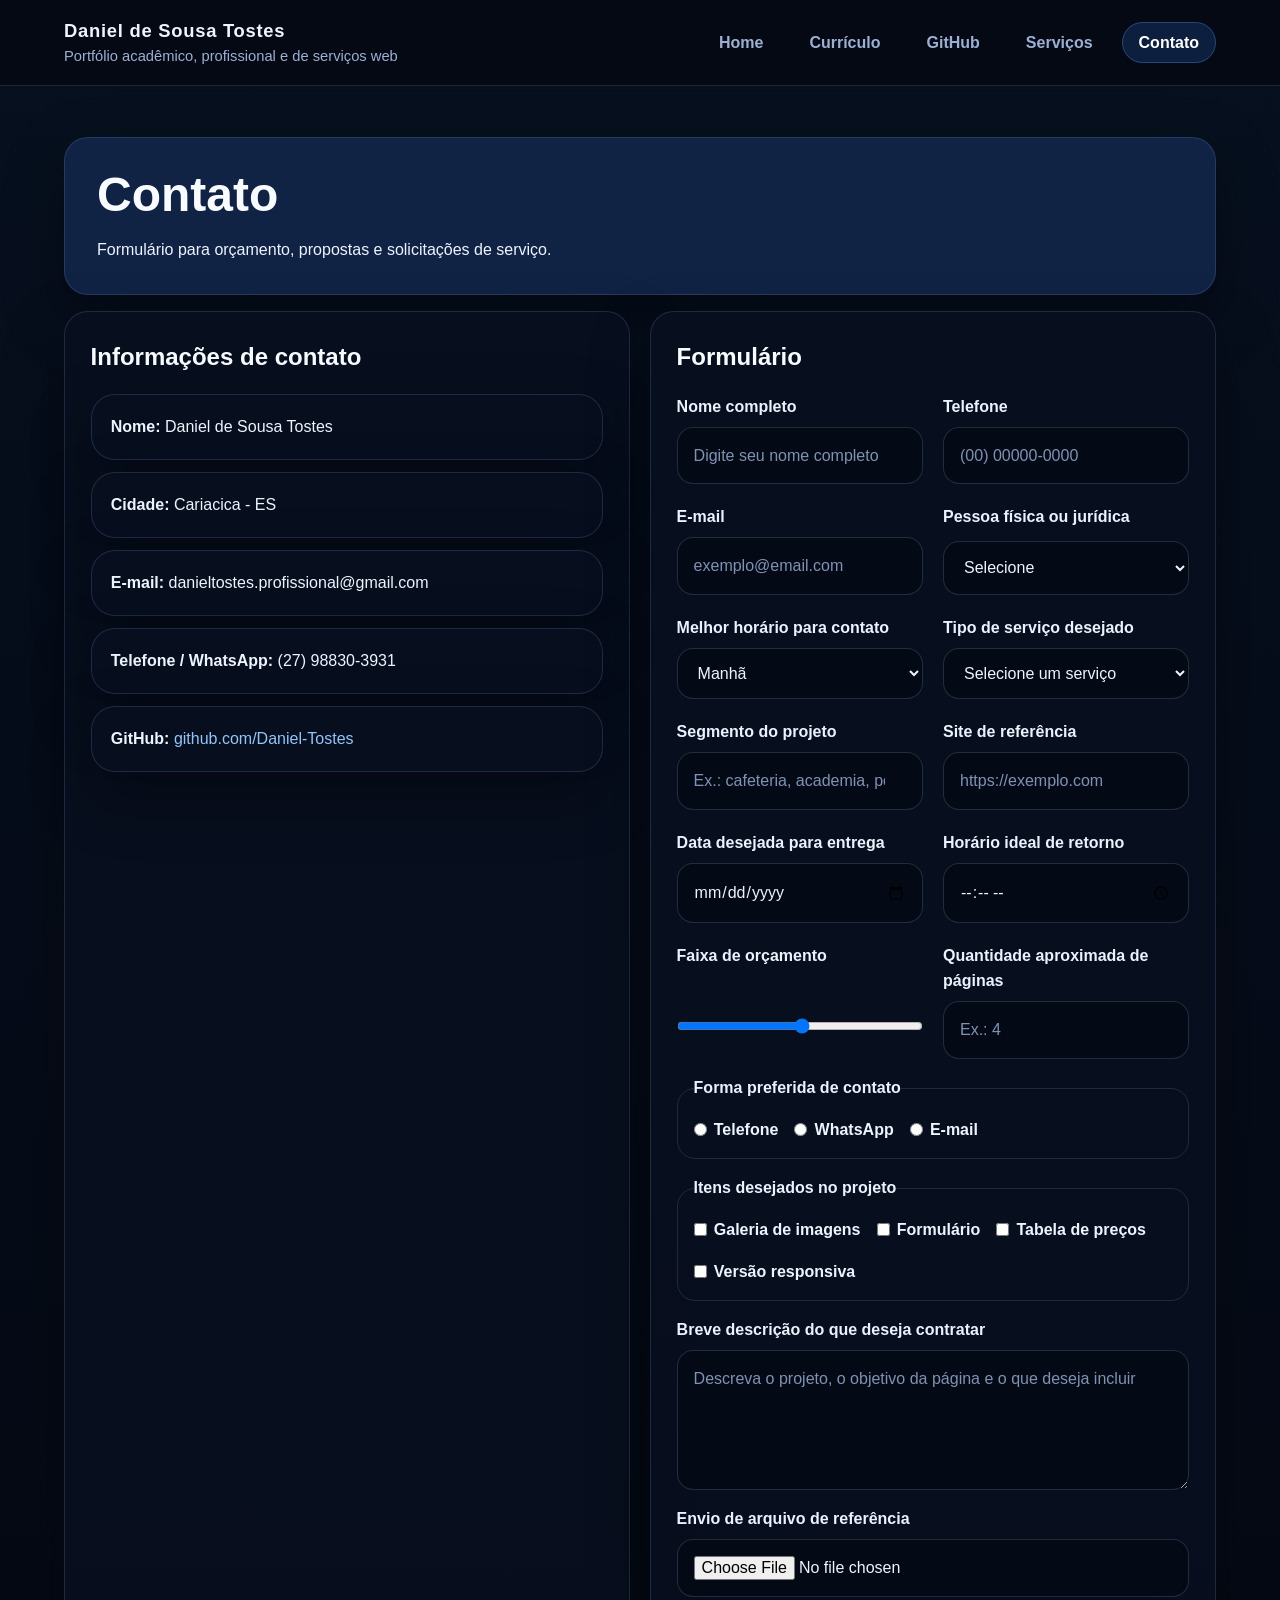
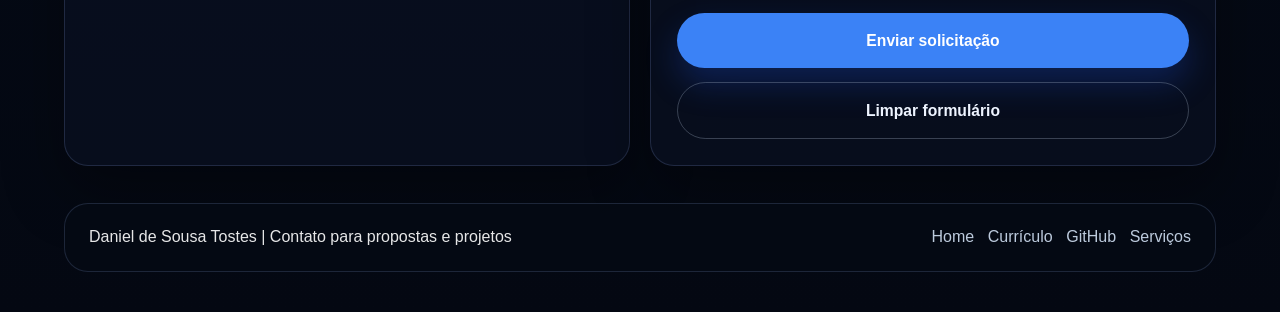
<file: contato.html>
<!DOCTYPE html>
<html lang="pt-BR">
<head>
  <meta charset="UTF-8">
  <meta name="viewport" content="width=device-width, initial-scale=1.0">
  <title>Portfólio Acadêmico | Contato</title>
  <link rel="stylesheet" href="style.css">
</head>
<body>
  <div class="page-shell">
    <header class="topbar">
      <div class="container nav-wrap">
        <a class="brand" href="index.html">
          <strong>Daniel de Sousa Tostes</strong>
          <span>Portfólio acadêmico, profissional e de serviços web</span>
        </a>
        <nav aria-label="Menu principal">
          <ul class="nav-links">
            <li><a href="index.html">Home</a></li>
            <li><a href="curriculo.html">Currículo</a></li>
            <li><a href="github.html">GitHub</a></li>
            <li><a href="servicos.html">Serviços</a></li>
            <li><a class="active" href="contato.html">Contato</a></li>
          </ul>
        </nav>
      </div>
    </header>

    <main>
      <section class="page-intro">
        <div class="container">
          <div class="page-intro-card">
            <h1>Contato</h1>
            <p>Formulário para orçamento, propostas e solicitações de serviço.</p>
          </div>
        </div>
      </section>

      <section class="section">
        <div class="container">
          <div class="grid two">
            <div class="section-card">
              <div class="section-title">
                <h2>Informações de contato</h2>
              </div>

              <ul class="note-list">
                <li><strong>Nome:</strong> Daniel de Sousa Tostes</li>
                <li><strong>Cidade:</strong> Cariacica - ES</li>
                <li><strong>E-mail:</strong> danieltostes.profissional@gmail.com</li>
                <li><strong>Telefone / WhatsApp:</strong> (27) 98830-3931</li>
                <li><strong>GitHub:</strong> <a class="link-inline" href="https://github.com/Daniel-Tostes" target="_blank" rel="noopener noreferrer">github.com/Daniel-Tostes</a></li>
              </ul>
            </div>

            <div class="section-card">
              <div class="section-title">
                <h2>Formulário</h2>
              </div>

              <form action="#" method="post">
                <div class="grid two">
                  <div class="field">
                    <label for="nome">Nome completo</label>
                    <input type="text" id="nome" name="nome" placeholder="Digite seu nome completo" required>
                  </div>

                  <div class="field">
                    <label for="telefone">Telefone</label>
                    <input type="tel" id="telefone" name="telefone" placeholder="(00) 00000-0000" required>
                  </div>

                  <div class="field">
                    <label for="email">E-mail</label>
                    <input type="email" id="email" name="email" placeholder="exemplo@email.com" required>
                  </div>

                  <div class="field">
                    <label for="tipo-pessoa">Pessoa física ou jurídica</label>
                    <select id="tipo-pessoa" name="tipo-pessoa" required>
                      <option value="">Selecione</option>
                      <option value="fisica">Pessoa física</option>
                      <option value="juridica">Pessoa jurídica</option>
                    </select>
                  </div>

                  <div class="field">
                    <label for="horario">Melhor horário para contato</label>
                    <select id="horario" name="horario">
                      <option value="manha">Manhã</option>
                      <option value="tarde">Tarde</option>
                      <option value="noite">Noite</option>
                    </select>
                  </div>

                  <div class="field">
                    <label for="servico">Tipo de serviço desejado</label>
                    <select id="servico" name="servico" required>
                      <option value="">Selecione um serviço</option>
                      <option value="estatico">Página estática</option>
                      <option value="multipaginas">Site com várias páginas</option>
                      <option value="dinamico">Página dinâmica</option>
                      <option value="avancado">Projeto avançado</option>
                    </select>
                  </div>

                  <div class="field">
                    <label for="segmento">Segmento do projeto</label>
                    <input type="text" id="segmento" name="segmento" list="lista-segmentos" placeholder="Ex.: cafeteria, academia, portfólio">
                    <datalist id="lista-segmentos">
                      <option value="Restaurante"></option>
                      <option value="Academia"></option>
                      <option value="Livraria"></option>
                      <option value="Cafeteria"></option>
                      <option value="Portfólio pessoal"></option>
                    </datalist>
                  </div>

                  <div class="field">
                    <label for="site-referencia">Site de referência</label>
                    <input type="url" id="site-referencia" name="site-referencia" placeholder="https://exemplo.com">
                  </div>

                  <div class="field">
                    <label for="prazo">Data desejada para entrega</label>
                    <input type="date" id="prazo" name="prazo">
                  </div>

                  <div class="field">
                    <label for="hora-preferida">Horário ideal de retorno</label>
                    <input type="time" id="hora-preferida" name="hora-preferida">
                  </div>

                  <div class="field">
                    <label for="orcamento">Faixa de orçamento</label>
                    <input type="range" id="orcamento" name="orcamento" min="300" max="5000" step="100">
                  </div>

                  <div class="field">
                    <label for="paginas">Quantidade aproximada de páginas</label>
                    <input type="number" id="paginas" name="paginas" min="1" max="20" placeholder="Ex.: 4">
                  </div>
                </div>

                <fieldset>
                  <legend>Forma preferida de contato</legend>
                  <div class="options">
                    <label><input type="radio" name="contato-preferido" value="telefone"> Telefone</label>
                    <label><input type="radio" name="contato-preferido" value="whatsapp"> WhatsApp</label>
                    <label><input type="radio" name="contato-preferido" value="email"> E-mail</label>
                  </div>
                </fieldset>

                <fieldset>
                  <legend>Itens desejados no projeto</legend>
                  <div class="options">
                    <label><input type="checkbox" name="recursos" value="galeria"> Galeria de imagens</label>
                    <label><input type="checkbox" name="recursos" value="formulario"> Formulário</label>
                    <label><input type="checkbox" name="recursos" value="tabela"> Tabela de preços</label>
                    <label><input type="checkbox" name="recursos" value="responsivo"> Versão responsiva</label>
                  </div>
                </fieldset>

                <div class="field">
                  <label for="descricao">Breve descrição do que deseja contratar</label>
                  <textarea id="descricao" name="descricao" placeholder="Descreva o projeto, o objetivo da página e o que deseja incluir" required></textarea>
                </div>

                <div class="field">
                  <label for="arquivo">Envio de arquivo de referência</label>
                  <input type="file" id="arquivo" name="arquivo">
                </div>

                <div class="row">
                  <input type="submit" value="Enviar solicitação">
                  <input type="reset" value="Limpar formulário">
                </div>
              </form>
            </div>
          </div>
        </div>
      </section>
    </main>

    <footer class="footer">
      <div class="container">
          <div class="footer-card">
          <p>Daniel de Sousa Tostes | Contato para propostas e projetos</p>
          <div class="row">
            <a href="index.html">Home</a>
            <a href="curriculo.html">Currículo</a>
            <a href="github.html">GitHub</a>
            <a href="servicos.html">Serviços</a>
          </div>
        </div>
      </div>
    </footer>
  </div>
</body>
</html>
</file>
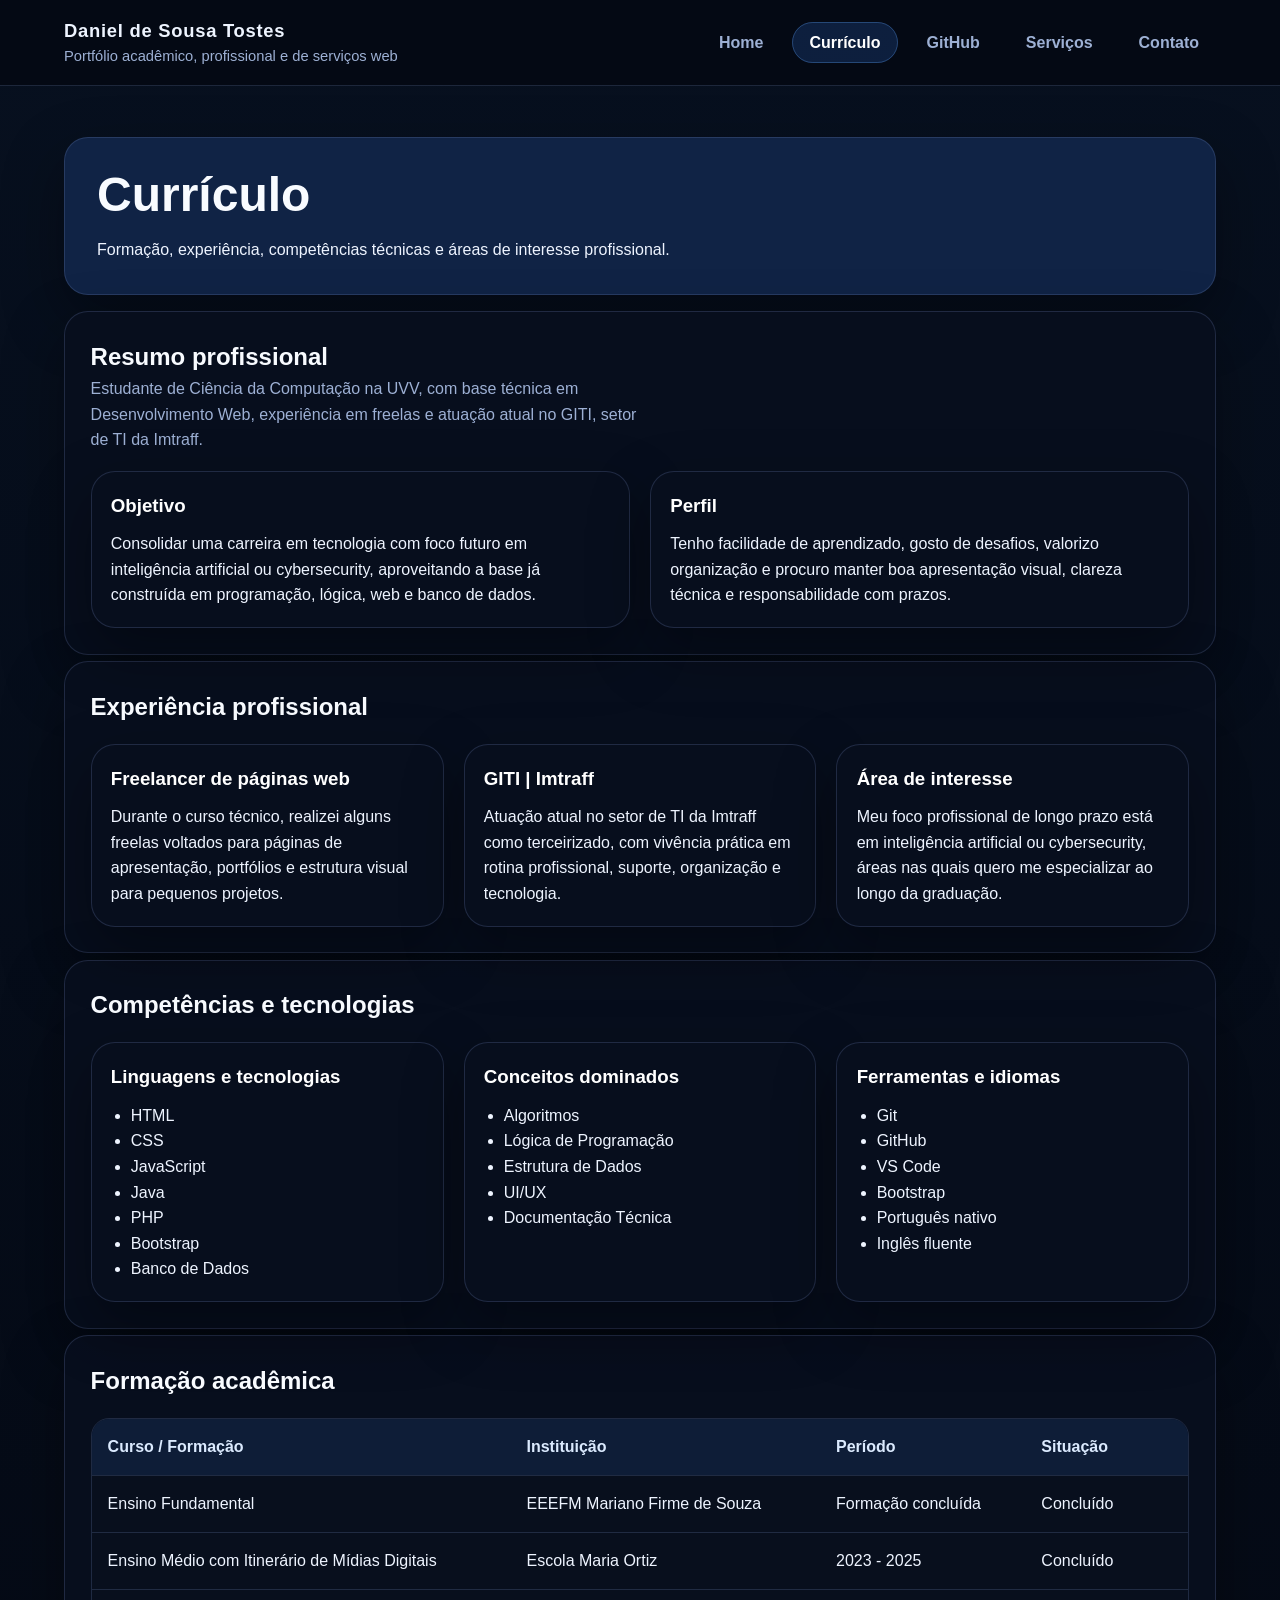
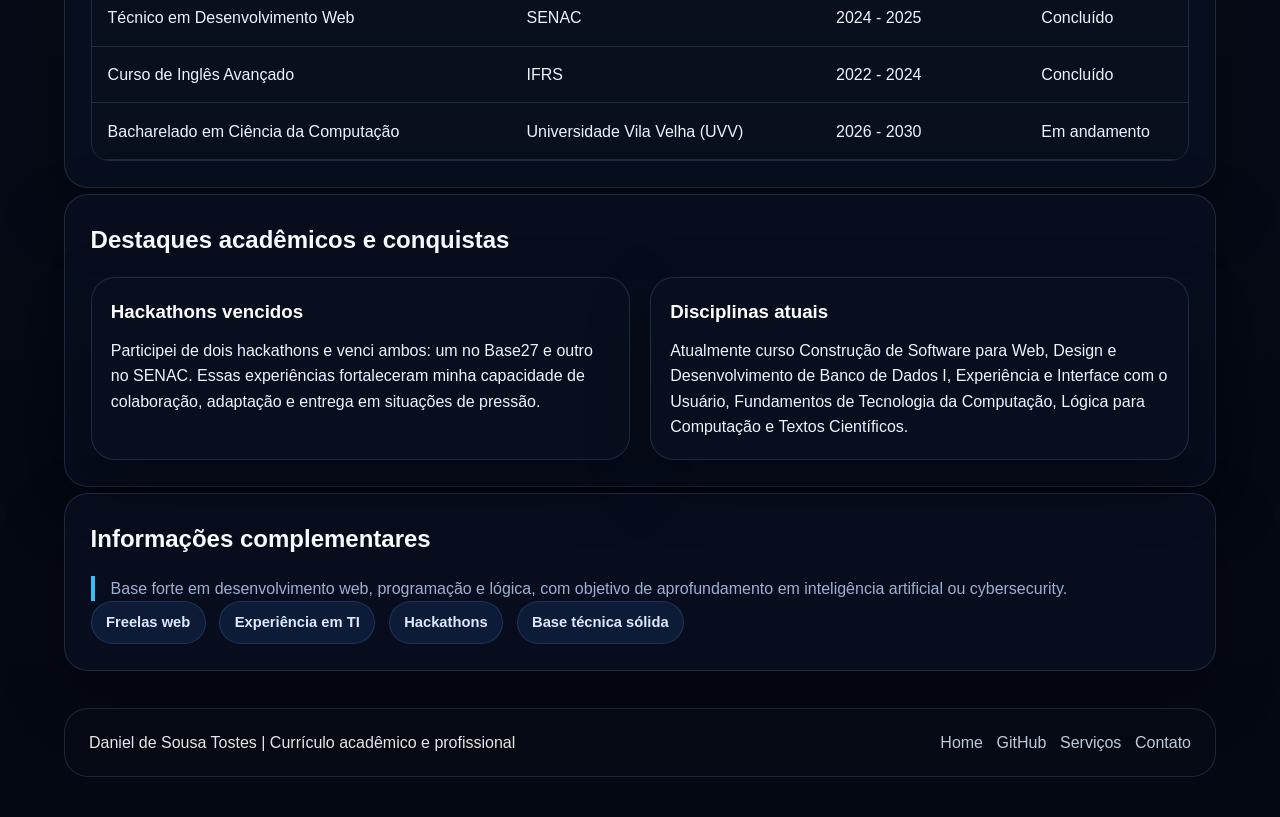
<file: curriculo.html>
<!DOCTYPE html>
<html lang="pt-BR">
<head>
  <meta charset="UTF-8">
  <meta name="viewport" content="width=device-width, initial-scale=1.0">
  <title>Portfólio Acadêmico | Currículo</title>
  <link rel="stylesheet" href="style.css">
</head>
<body>
  <div class="page-shell">
    <header class="topbar">
      <div class="container nav-wrap">
        <a class="brand" href="index.html">
          <strong>Daniel de Sousa Tostes</strong>
          <span>Portfólio acadêmico, profissional e de serviços web</span>
        </a>
        <nav aria-label="Menu principal">
          <ul class="nav-links">
            <li><a href="index.html">Home</a></li>
            <li><a class="active" href="curriculo.html">Currículo</a></li>
            <li><a href="github.html">GitHub</a></li>
            <li><a href="servicos.html">Serviços</a></li>
            <li><a href="contato.html">Contato</a></li>
          </ul>
        </nav>
      </div>
    </header>

    <main>
      <section class="page-intro">
        <div class="container">
          <div class="page-intro-card">
            <h1>Currículo</h1>
            <p>Formação, experiência, competências técnicas e áreas de interesse profissional.</p>
          </div>
        </div>
      </section>

      <section class="section">
        <div class="container">
          <div class="section-card">
            <div class="section-title">
              <h2>Resumo profissional</h2>
              <p>
                Estudante de Ciência da Computação na UVV, com base técnica em Desenvolvimento Web,
                experiência em freelas e atuação atual no GITI, setor de TI da Imtraff.
              </p>
            </div>

            <div class="grid two">
              <article class="card">
                <h3>Objetivo</h3>
                <p>
                  Consolidar uma carreira em tecnologia com foco futuro em inteligência artificial ou cybersecurity,
                  aproveitando a base já construída em programação, lógica, web e banco de dados.
                </p>
              </article>
              <article class="card">
                <h3>Perfil</h3>
                <p>
                  Tenho facilidade de aprendizado, gosto de desafios, valorizo organização e procuro manter
                  boa apresentação visual, clareza técnica e responsabilidade com prazos.
                </p>
              </article>
            </div>
          </div>
        </div>
      </section>

      <section class="section">
        <div class="container">
          <div class="section-card">
            <div class="section-title">
              <h2>Experiência profissional</h2>
            </div>

            <div class="grid three">
              <article class="card">
                <h3>Freelancer de páginas web</h3>
                <p>
                  Durante o curso técnico, realizei alguns freelas voltados para páginas de apresentação,
                  portfólios e estrutura visual para pequenos projetos.
                </p>
              </article>
              <article class="card">
                <h3>GITI | Imtraff</h3>
                <p>
                  Atuação atual no setor de TI da Imtraff como terceirizado, com vivência prática em rotina profissional,
                  suporte, organização e tecnologia.
                </p>
              </article>
              <article class="card">
                <h3>Área de interesse</h3>
                <p>
                  Meu foco profissional de longo prazo está em inteligência artificial ou cybersecurity,
                  áreas nas quais quero me especializar ao longo da graduação.
                </p>
              </article>
            </div>
          </div>
        </div>
      </section>

      <section class="section">
        <div class="container">
          <div class="section-card">
            <div class="section-title">
              <h2>Competências e tecnologias</h2>
            </div>

            <div class="grid three">
              <article class="card">
                <h3>Linguagens e tecnologias</h3>
                <ul>
                  <li>HTML</li>
                  <li>CSS</li>
                  <li>JavaScript</li>
                  <li>Java</li>
                  <li>PHP</li>
                  <li>Bootstrap</li>
                  <li>Banco de Dados</li>
                </ul>
              </article>
              <article class="card">
                <h3>Conceitos dominados</h3>
                <ul>
                  <li>Algoritmos</li>
                  <li>Lógica de Programação</li>
                  <li>Estrutura de Dados</li>
                  <li>UI/UX</li>
                  <li>Documentação Técnica</li>
                </ul>
              </article>
              <article class="card">
                <h3>Ferramentas e idiomas</h3>
                <ul>
                  <li>Git</li>
                  <li>GitHub</li>
                  <li>VS Code</li>
                  <li>Bootstrap</li>
                  <li>Português nativo</li>
                  <li>Inglês fluente</li>
                </ul>
              </article>
            </div>
          </div>
        </div>
      </section>

      <section class="section">
        <div class="container">
          <div class="section-card">
            <div class="section-title">
              <h2>Formação acadêmica</h2>
            </div>

            <div class="table-wrap">
              <table>
                <thead>
                  <tr>
                    <th>Curso / Formação</th>
                    <th>Instituição</th>
                    <th>Período</th>
                    <th>Situação</th>
                  </tr>
                </thead>
                <tbody>
                  <tr>
                    <td>Ensino Fundamental</td>
                    <td>EEEFM Mariano Firme de Souza</td>
                    <td>Formação concluída</td>
                    <td>Concluído</td>
                  </tr>
                  <tr>
                    <td>Ensino Médio com Itinerário de Mídias Digitais</td>
                    <td>Escola Maria Ortiz</td>
                    <td>2023 - 2025</td>
                    <td>Concluído</td>
                  </tr>
                  <tr>
                    <td>Técnico em Desenvolvimento Web</td>
                    <td>SENAC</td>
                    <td>2024 - 2025</td>
                    <td>Concluído</td>
                  </tr>
                  <tr>
                    <td>Curso de Inglês Avançado</td>
                    <td>IFRS</td>
                    <td>2022 - 2024</td>
                    <td>Concluído</td>
                  </tr>
                  <tr>
                    <td>Bacharelado em Ciência da Computação</td>
                    <td>Universidade Vila Velha (UVV)</td>
                    <td>2026 - 2030</td>
                    <td>Em andamento</td>
                  </tr>
                </tbody>
              </table>
            </div>
          </div>
        </div>
      </section>

      <section class="section">
        <div class="container">
          <div class="section-card">
            <div class="section-title">
              <h2>Destaques acadêmicos e conquistas</h2>
            </div>

            <div class="grid two">
              <article class="card">
                <h3>Hackathons vencidos</h3>
                <p>
                  Participei de dois hackathons e venci ambos: um no Base27 e outro no SENAC.
                  Essas experiências fortaleceram minha capacidade de colaboração, adaptação e entrega em situações de pressão.
                </p>
              </article>
              <article class="card">
                <h3>Disciplinas atuais</h3>
                <p>
                  Atualmente curso Construção de Software para Web, Design e Desenvolvimento de Banco de Dados I,
                  Experiência e Interface com o Usuário, Fundamentos de Tecnologia da Computação,
                  Lógica para Computação e Textos Científicos.
                </p>
              </article>
            </div>
          </div>
        </div>
      </section>

      <section class="section">
        <div class="container">
          <div class="section-card">
            <div class="section-title">
              <h2>Informações complementares</h2>
            </div>
            <p class="callout">
              Base forte em desenvolvimento web, programação e lógica, com objetivo de aprofundamento em inteligência artificial ou cybersecurity.
            </p>
            <div class="row">
              <span class="tag">Freelas web</span>
              <span class="tag">Experiência em TI</span>
              <span class="tag">Hackathons</span>
              <span class="tag">Base técnica sólida</span>
            </div>
          </div>
        </div>
      </section>
    </main>

    <footer class="footer">
      <div class="container">
          <div class="footer-card">
          <p>Daniel de Sousa Tostes | Currículo acadêmico e profissional</p>
          <div class="row">
            <a href="index.html">Home</a>
            <a href="github.html">GitHub</a>
            <a href="servicos.html">Serviços</a>
            <a href="contato.html">Contato</a>
          </div>
        </div>
      </div>
    </footer>
  </div>
</body>
</html>
</file>
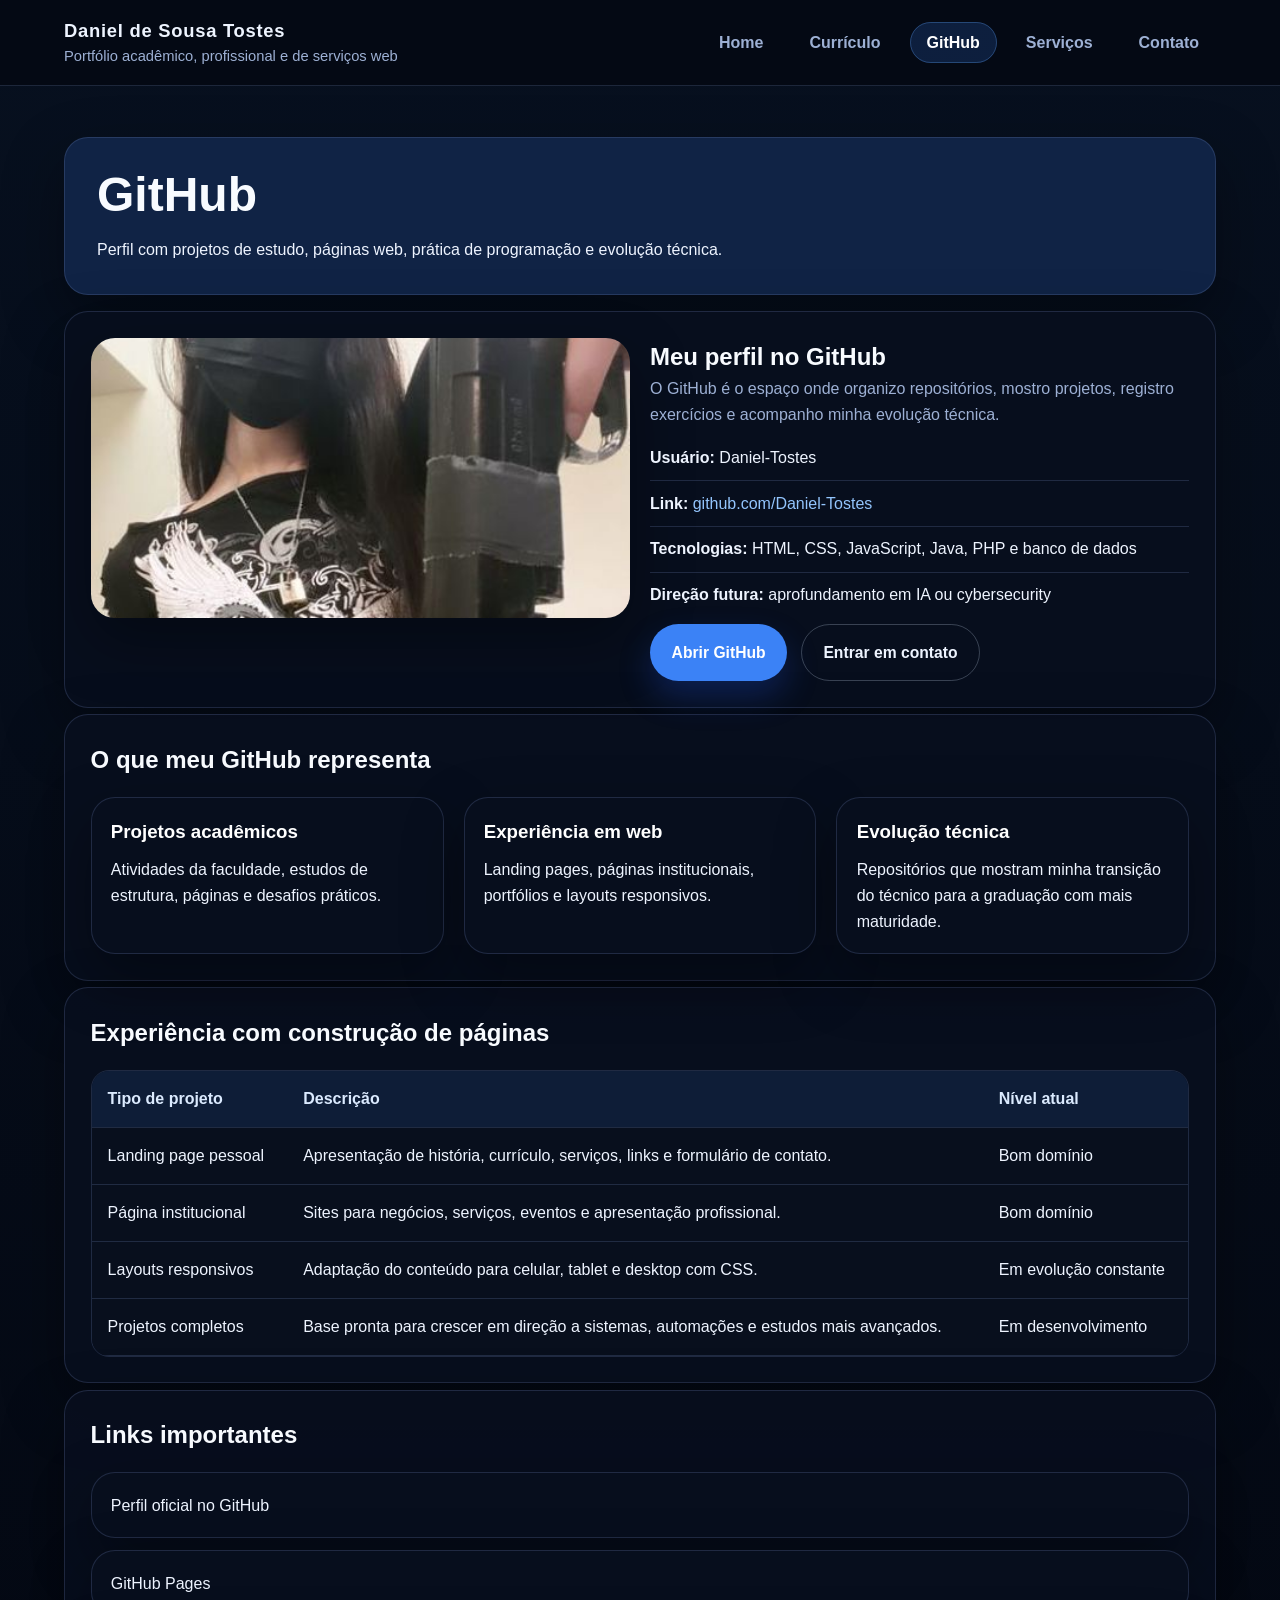
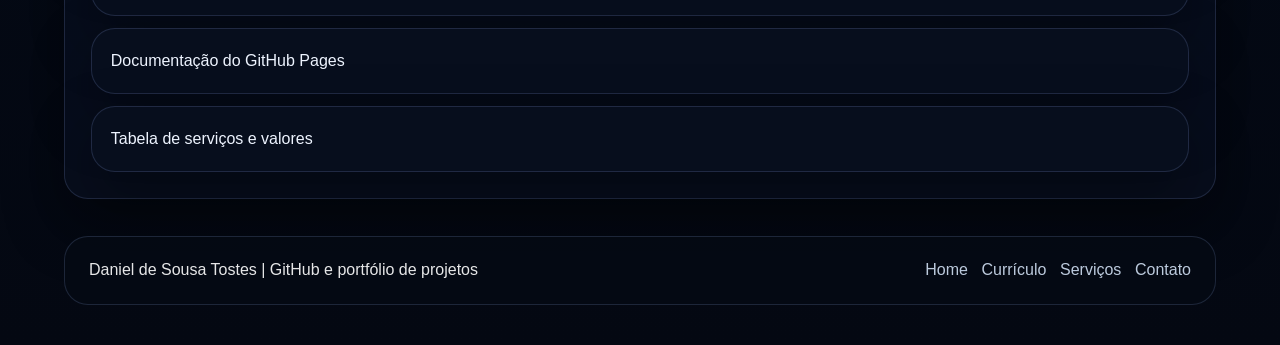
<file: github.html>
<!DOCTYPE html>
<html lang="pt-BR">
<head>
  <meta charset="UTF-8">
  <meta name="viewport" content="width=device-width, initial-scale=1.0">
  <title>Portfólio Acadêmico | GitHub</title>
  <link rel="stylesheet" href="style.css">
</head>
<body>
  <div class="page-shell">
    <header class="topbar">
      <div class="container nav-wrap">
        <a class="brand" href="index.html">
          <strong>Daniel de Sousa Tostes</strong>
          <span>Portfólio acadêmico, profissional e de serviços web</span>
        </a>
        <nav aria-label="Menu principal">
          <ul class="nav-links">
            <li><a href="index.html">Home</a></li>
            <li><a href="curriculo.html">Currículo</a></li>
            <li><a class="active" href="github.html">GitHub</a></li>
            <li><a href="servicos.html">Serviços</a></li>
            <li><a href="contato.html">Contato</a></li>
          </ul>
        </nav>
      </div>
    </header>

    <main>
      <section class="page-intro">
        <div class="container">
          <div class="page-intro-card">
            <h1>GitHub</h1>
            <p>Perfil com projetos de estudo, páginas web, prática de programação e evolução técnica.</p>
          </div>
        </div>
      </section>

      <section class="section">
        <div class="container">
          <div class="section-card">
            <div class="grid two">
              <img src="assets/github-foto.jpg" alt="Foto usada na página do GitHub">
              <div>
                <div class="section-title">
                  <h2>Meu perfil no GitHub</h2>
                  <p>
                    O GitHub é o espaço onde organizo repositórios, mostro projetos, registro exercícios
                    e acompanho minha evolução técnica.
                  </p>
                </div>
                <ul class="profile-list">
                  <li><strong>Usuário:</strong> Daniel-Tostes</li>
                  <li><strong>Link:</strong> <a class="link-inline" href="https://github.com/Daniel-Tostes" target="_blank" rel="noopener noreferrer">github.com/Daniel-Tostes</a></li>
                  <li><strong>Tecnologias:</strong> HTML, CSS, JavaScript, Java, PHP e banco de dados</li>
                  <li><strong>Direção futura:</strong> aprofundamento em IA ou cybersecurity</li>
                </ul>
                <div class="row" style="margin-top: 1rem;">
                  <a class="button primary" href="https://github.com/Daniel-Tostes" target="_blank" rel="noopener noreferrer">Abrir GitHub</a>
                  <a class="button secondary" href="contato.html">Entrar em contato</a>
                </div>
              </div>
            </div>
          </div>
        </div>
      </section>

      <section class="section">
        <div class="container">
          <div class="section-card">
            <div class="section-title">
              <h2>O que meu GitHub representa</h2>
            </div>

            <div class="grid three">
              <article class="card">
                <h3>Projetos acadêmicos</h3>
                <p>Atividades da faculdade, estudos de estrutura, páginas e desafios práticos.</p>
              </article>
              <article class="card">
                <h3>Experiência em web</h3>
                <p>Landing pages, páginas institucionais, portfólios e layouts responsivos.</p>
              </article>
              <article class="card">
                <h3>Evolução técnica</h3>
                <p>Repositórios que mostram minha transição do técnico para a graduação com mais maturidade.</p>
              </article>
            </div>
          </div>
        </div>
      </section>

      <section class="section">
        <div class="container">
          <div class="section-card">
            <div class="section-title">
              <h2>Experiência com construção de páginas</h2>
            </div>

            <div class="table-wrap">
              <table>
                <thead>
                  <tr>
                    <th>Tipo de projeto</th>
                    <th>Descrição</th>
                    <th>Nível atual</th>
                  </tr>
                </thead>
                <tbody>
                  <tr>
                    <td>Landing page pessoal</td>
                    <td>Apresentação de história, currículo, serviços, links e formulário de contato.</td>
                    <td>Bom domínio</td>
                  </tr>
                  <tr>
                    <td>Página institucional</td>
                    <td>Sites para negócios, serviços, eventos e apresentação profissional.</td>
                    <td>Bom domínio</td>
                  </tr>
                  <tr>
                    <td>Layouts responsivos</td>
                    <td>Adaptação do conteúdo para celular, tablet e desktop com CSS.</td>
                    <td>Em evolução constante</td>
                  </tr>
                  <tr>
                    <td>Projetos completos</td>
                    <td>Base pronta para crescer em direção a sistemas, automações e estudos mais avançados.</td>
                    <td>Em desenvolvimento</td>
                  </tr>
                </tbody>
              </table>
            </div>
          </div>
        </div>
      </section>

      <section class="section">
        <div class="container">
          <div class="section-card">
            <div class="section-title">
              <h2>Links importantes</h2>
            </div>

            <ul class="note-list">
              <li><a href="https://github.com/Daniel-Tostes" target="_blank" rel="noopener noreferrer">Perfil oficial no GitHub</a></li>
              <li><a href="https://pages.github.com/" target="_blank" rel="noopener noreferrer">GitHub Pages</a></li>
              <li><a href="https://docs.github.com/pt/pages" target="_blank" rel="noopener noreferrer">Documentação do GitHub Pages</a></li>
              <li><a href="servicos.html">Tabela de serviços e valores</a></li>
            </ul>
          </div>
        </div>
      </section>
    </main>

    <footer class="footer">
      <div class="container">
          <div class="footer-card">
          <p>Daniel de Sousa Tostes | GitHub e portfólio de projetos</p>
          <div class="row">
            <a href="index.html">Home</a>
            <a href="curriculo.html">Currículo</a>
            <a href="servicos.html">Serviços</a>
            <a href="contato.html">Contato</a>
          </div>
        </div>
      </div>
    </footer>
  </div>
</body>
</html>
</file>
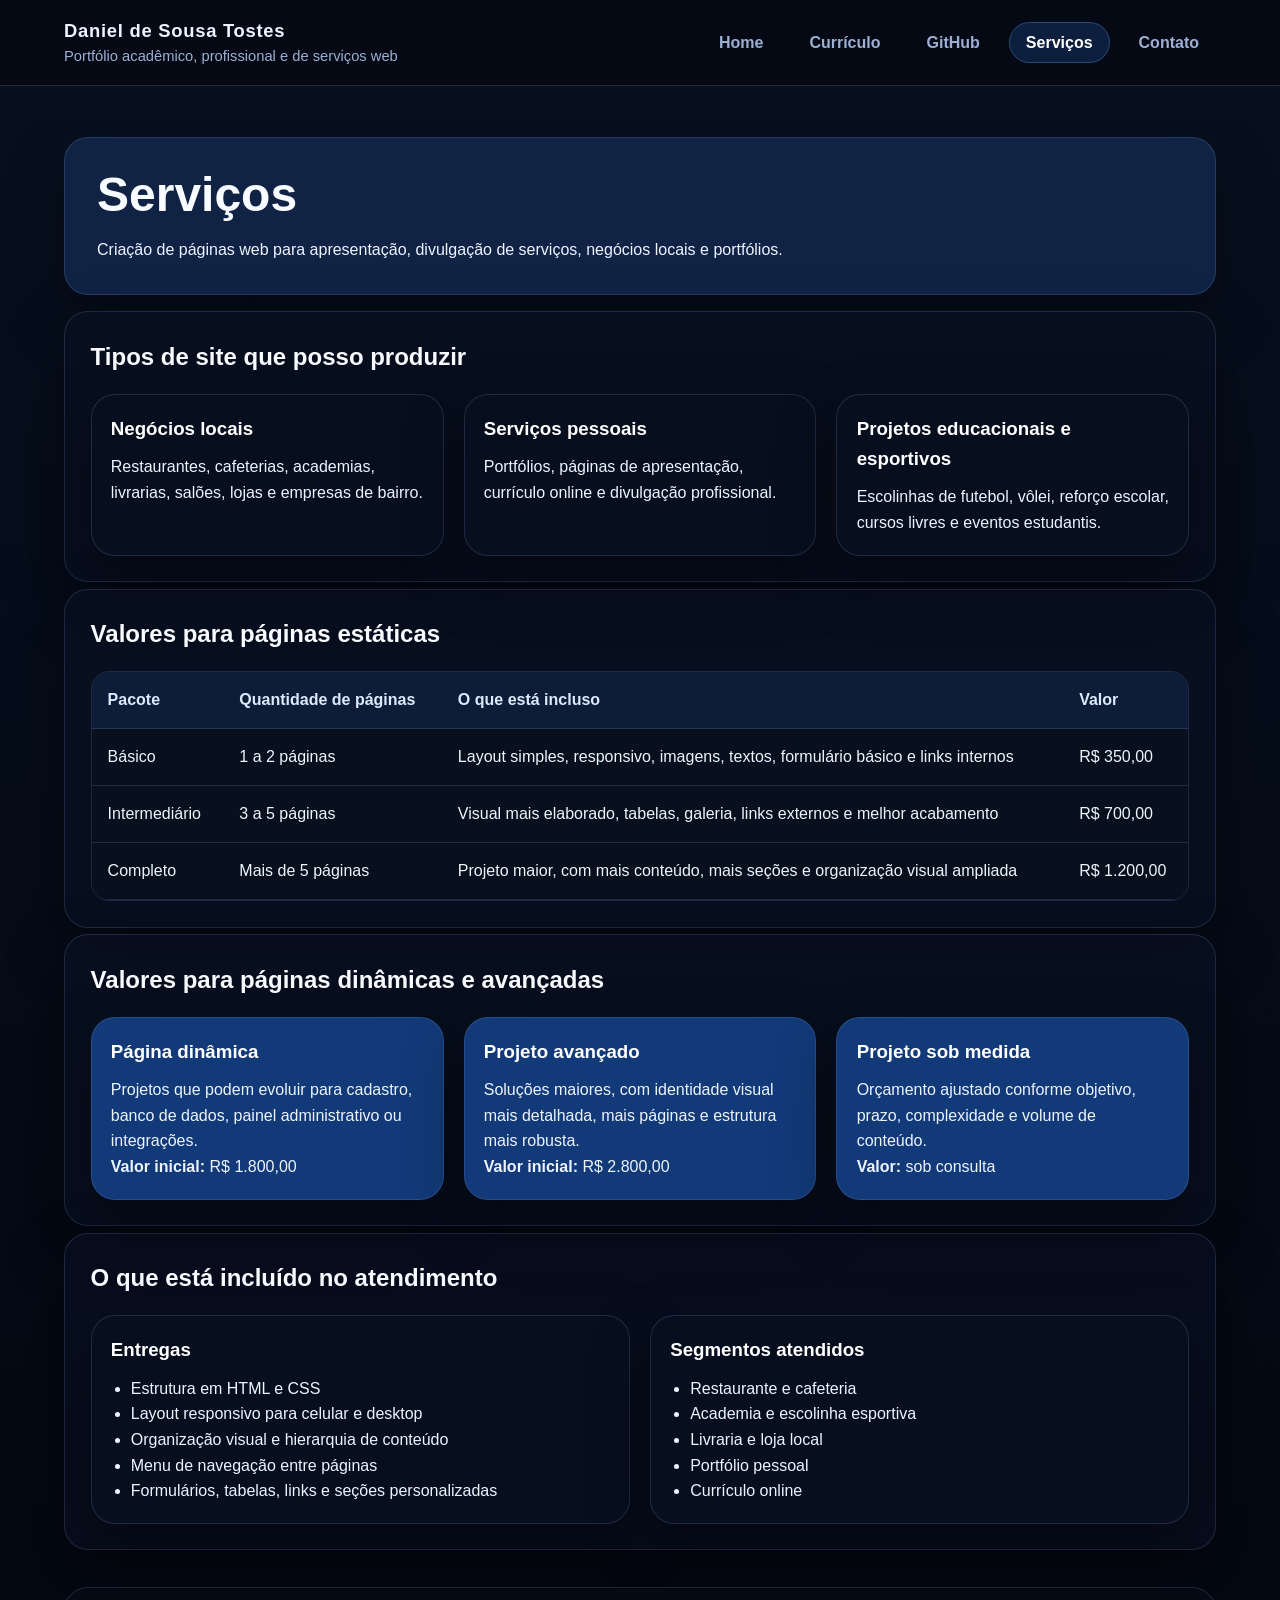
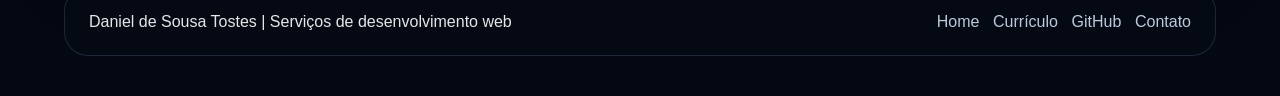
<file: servicos.html>
<!DOCTYPE html>
<html lang="pt-BR">
<head>
  <meta charset="UTF-8">
  <meta name="viewport" content="width=device-width, initial-scale=1.0">
  <title>Portfólio Acadêmico | Serviços</title>
  <link rel="stylesheet" href="style.css">
</head>
<body>
  <div class="page-shell">
    <header class="topbar">
      <div class="container nav-wrap">
        <a class="brand" href="index.html">
          <strong>Daniel de Sousa Tostes</strong>
          <span>Portfólio acadêmico, profissional e de serviços web</span>
        </a>
        <nav aria-label="Menu principal">
          <ul class="nav-links">
            <li><a href="index.html">Home</a></li>
            <li><a href="curriculo.html">Currículo</a></li>
            <li><a href="github.html">GitHub</a></li>
            <li><a class="active" href="servicos.html">Serviços</a></li>
            <li><a href="contato.html">Contato</a></li>
          </ul>
        </nav>
      </div>
    </header>

    <main>
      <section class="page-intro">
        <div class="container">
          <div class="page-intro-card">
            <h1>Serviços</h1>
            <p>Criação de páginas web para apresentação, divulgação de serviços, negócios locais e portfólios.</p>
          </div>
        </div>
      </section>

      <section class="section">
        <div class="container">
          <div class="section-card">
            <div class="section-title">
              <h2>Tipos de site que posso produzir</h2>
            </div>

            <div class="grid three">
              <article class="card">
                <h3>Negócios locais</h3>
                <p>Restaurantes, cafeterias, academias, livrarias, salões, lojas e empresas de bairro.</p>
              </article>
              <article class="card">
                <h3>Serviços pessoais</h3>
                <p>Portfólios, páginas de apresentação, currículo online e divulgação profissional.</p>
              </article>
              <article class="card">
                <h3>Projetos educacionais e esportivos</h3>
                <p>Escolinhas de futebol, vôlei, reforço escolar, cursos livres e eventos estudantis.</p>
              </article>
            </div>
          </div>
        </div>
      </section>

      <section class="section">
        <div class="container">
          <div class="section-card">
            <div class="section-title">
              <h2>Valores para páginas estáticas</h2>
            </div>

            <div class="table-wrap">
              <table>
                <thead>
                  <tr>
                    <th>Pacote</th>
                    <th>Quantidade de páginas</th>
                    <th>O que está incluso</th>
                    <th>Valor</th>
                  </tr>
                </thead>
                <tbody>
                  <tr>
                    <td>Básico</td>
                    <td>1 a 2 páginas</td>
                    <td>Layout simples, responsivo, imagens, textos, formulário básico e links internos</td>
                    <td>R$ 350,00</td>
                  </tr>
                  <tr>
                    <td>Intermediário</td>
                    <td>3 a 5 páginas</td>
                    <td>Visual mais elaborado, tabelas, galeria, links externos e melhor acabamento</td>
                    <td>R$ 700,00</td>
                  </tr>
                  <tr>
                    <td>Completo</td>
                    <td>Mais de 5 páginas</td>
                    <td>Projeto maior, com mais conteúdo, mais seções e organização visual ampliada</td>
                    <td>R$ 1.200,00</td>
                  </tr>
                </tbody>
              </table>
            </div>
          </div>
        </div>
      </section>

      <section class="section">
        <div class="container">
          <div class="section-card">
            <div class="section-title">
              <h2>Valores para páginas dinâmicas e avançadas</h2>
            </div>

            <div class="grid three">
              <article class="card highlight">
                <h3>Página dinâmica</h3>
                <p>Projetos que podem evoluir para cadastro, banco de dados, painel administrativo ou integrações.</p>
                <p><strong>Valor inicial:</strong> R$ 1.800,00</p>
              </article>
              <article class="card highlight">
                <h3>Projeto avançado</h3>
                <p>Soluções maiores, com identidade visual mais detalhada, mais páginas e estrutura mais robusta.</p>
                <p><strong>Valor inicial:</strong> R$ 2.800,00</p>
              </article>
              <article class="card highlight">
                <h3>Projeto sob medida</h3>
                <p>Orçamento ajustado conforme objetivo, prazo, complexidade e volume de conteúdo.</p>
                <p><strong>Valor:</strong> sob consulta</p>
              </article>
            </div>
          </div>
        </div>
      </section>

      <section class="section">
        <div class="container">
          <div class="section-card">
            <div class="section-title">
              <h2>O que está incluído no atendimento</h2>
            </div>

            <div class="grid two">
              <article class="card">
                <h3>Entregas</h3>
                <ul>
                  <li>Estrutura em HTML e CSS</li>
                  <li>Layout responsivo para celular e desktop</li>
                  <li>Organização visual e hierarquia de conteúdo</li>
                  <li>Menu de navegação entre páginas</li>
                  <li>Formulários, tabelas, links e seções personalizadas</li>
                </ul>
              </article>
              <article class="card">
                <h3>Segmentos atendidos</h3>
                <ul>
                  <li>Restaurante e cafeteria</li>
                  <li>Academia e escolinha esportiva</li>
                  <li>Livraria e loja local</li>
                  <li>Portfólio pessoal</li>
                  <li>Currículo online</li>
                </ul>
              </article>
            </div>
          </div>
        </div>
      </section>
    </main>

    <footer class="footer">
      <div class="container">
          <div class="footer-card">
          <p>Daniel de Sousa Tostes | Serviços de desenvolvimento web</p>
          <div class="row">
            <a href="index.html">Home</a>
            <a href="curriculo.html">Currículo</a>
            <a href="github.html">GitHub</a>
            <a href="contato.html">Contato</a>
          </div>
        </div>
      </div>
    </footer>
  </div>
</body>
</html>
</file>
<file: style.css>
:root {
  --bg: #040812;
  --surface: rgba(8, 15, 30, 0.9);
  --text: #eef4ff;
  --muted: #9db0d4;
  --primary: #3b82f6;
  --secondary: #38bdf8;
  --line: rgba(132, 156, 214, 0.2);
  --shadow: 0 24px 60px rgba(0, 0, 0, 0.35);
  --radius: 24px;
}

* {
  box-sizing: border-box;
  margin: 0;
  padding: 0;
}

html {
  scroll-behavior: smooth;
}

body {
  min-height: 100vh;
  color: var(--text);
  font-family: "Trebuchet MS", "Segoe UI", sans-serif;
  line-height: 1.6;
  background: linear-gradient(to bottom, #07101f, #040812);
}

img,
video,
audio {
  max-width: 100%;
}

a {
  color: inherit;
  text-decoration: none;
}

ul {
  padding-left: 1.25rem;
}

.page-shell {
  min-height: 100vh;
  display: flex;
  flex-direction: column;
}

.container {
  width: 90%;
  max-width: 1180px;
  margin: 0 auto;
}

.topbar {
  position: sticky;
  top: 0;
  z-index: 20;
  background: rgba(4, 8, 18, 0.76);
  border-bottom: 1px solid var(--line);
}

.nav-wrap {
  display: flex;
  align-items: center;
  justify-content: space-between;
  gap: 1.25rem;
  padding: 1rem 0;
}

.brand {
  display: flex;
  flex-direction: column;
}

.brand strong {
  font-size: 1.15rem;
  letter-spacing: 0.04em;
}

.brand span,
.muted {
  color: var(--muted);
  font-size: 0.92rem;
}

.nav-links {
  display: flex;
  flex-wrap: wrap;
  gap: 0.75rem;
  list-style: none;
}

.nav-links a {
  padding: 0.7rem 1rem;
  border-radius: 999px;
  color: var(--muted);
  font-weight: 600;
  border: 1px solid transparent;
  transition: 0.2s ease;
}

.nav-links a:hover,
.nav-links a.active {
  color: #ffffff;
  background: rgba(59, 130, 246, 0.18);
  border-color: rgba(96, 165, 250, 0.3);
}

.hero {
  padding: 4.6rem 0 2.6rem;
}

.hero-card,
.page-intro-card {
  border-radius: var(--radius);
  padding: 2rem;
  box-shadow: var(--shadow);
}

.hero-card {
  background: linear-gradient(to right, #0a1222, #163b89);
  border: 1px solid rgba(96, 165, 250, 0.16);
}

.page-intro-card {
  background: #102345;
  border: 1px solid var(--line);
}

.page-intro {
  padding: 3.2rem 0 1rem;
}

.hero-grid,
.grid,
.gallery {
  display: grid;
  gap: 1.25rem;
}

.row {
  display: flex;
  flex-wrap: wrap;
  gap: 0.85rem;
}

.hero-grid {
  grid-template-columns: 2fr 1fr;
  align-items: center;
}

.two {
  grid-template-columns: 1fr 1fr;
}

.three,
.gallery {
  grid-template-columns: 1fr 1fr 1fr;
}

.eyebrow {
  display: inline-block;
  margin-bottom: 1rem;
  padding: 0.42rem 0.9rem;
  border-radius: 999px;
  border: 1px solid rgba(191, 219, 254, 0.25);
  background: rgba(191, 219, 254, 0.08);
  font-size: 0.82rem;
  letter-spacing: 0.08em;
  text-transform: uppercase;
}

.hero h1,
.page-intro-card h1 {
  font-size: 3rem;
  line-height: 1.05;
  margin-bottom: 1rem;
}

.page-intro-card h1,
.section-title h2 {
  color: #f8fbff;
}

.hero p,
.section-title p {
  max-width: 62ch;
}

.hero p {
  color: rgba(238, 244, 255, 0.9);
  margin-bottom: 1.35rem;
}

.button,
input[type="submit"],
input[type="reset"] {
  display: inline-flex;
  align-items: center;
  justify-content: center;
  gap: 0.5rem;
  border-radius: 999px;
  padding: 0.95rem 1.35rem;
  font-size: 0.98rem;
  font-weight: 700;
  cursor: pointer;
  border: none;
  transition: transform 0.2s ease, box-shadow 0.2s ease, background 0.2s ease;
}

.button:hover,
input[type="submit"]:hover,
input[type="reset"]:hover {
  transform: translateY(-2px);
}

.button.primary,
input[type="submit"] {
  background: var(--primary);
  color: #ffffff;
  box-shadow: 0 16px 32px rgba(29, 78, 216, 0.28);
}

.button.secondary,
input[type="reset"] {
  background: transparent;
  color: var(--text);
  border: 1px solid rgba(148, 163, 184, 0.35);
}

.hero .button.secondary {
  background: rgba(255, 255, 255, 0.08);
  color: #ffffff;
  border-color: rgba(255, 255, 255, 0.2);
}

.hero-photo {
  position: relative;
  text-align: center;
}

.photo-frame {
  width: 100%;
  max-width: 360px;
  height: 420px;
  border-radius: 32px;
  overflow: hidden;
  border: 4px solid rgba(191, 219, 254, 0.2);
  box-shadow: 0 18px 35px rgba(0, 0, 0, 0.28);
}

.photo-frame img,
.gallery img {
  width: 100%;
  height: 100%;
  object-fit: cover;
  object-position: center;
  display: block;
}

.floating-card,
.section-card,
.card,
.gallery figure,
.note-list li {
  background: var(--surface);
  border: 1px solid var(--line);
  border-radius: var(--radius);
  box-shadow: var(--shadow);
}

.section-card {
  padding: 1.6rem;
}

.card,
.note-list li {
  padding: 1.2rem;
}

.floating-card {
  position: absolute;
  bottom: 1rem;
  left: -0.4rem;
  padding: 1rem;
  width: 220px;
  background: rgba(6, 12, 24, 0.94);
}

.floating-card strong,
.card h3 {
  color: #ffffff;
  margin-bottom: 0.65rem;
}

.section,
main {
  padding-bottom: 0.4rem;
}

.section-title {
  margin-bottom: 1.1rem;
}

.section-title p,
.callout,
.gallery figcaption {
  color: var(--muted);
}

.tag {
  padding: 0.55rem 0.9rem;
  border-radius: 999px;
  background: rgba(59, 130, 246, 0.12);
  color: #dbeafe;
  font-weight: 600;
  font-size: 0.92rem;
  border: 1px solid rgba(96, 165, 250, 0.18);
}

.table-wrap {
  overflow-x: auto;
  border-radius: 18px;
  border: 1px solid var(--line);
}

table {
  width: 100%;
  border-collapse: collapse;
  background: rgba(8, 15, 30, 0.75);
}

thead {
  background: rgba(59, 130, 246, 0.12);
}

th,
td {
  padding: 0.95rem 1rem;
  text-align: left;
  border-bottom: 1px solid var(--line);
}

th {
  color: #dbeafe;
}

tbody tr:hover {
  background: rgba(59, 130, 246, 0.08);
}

.gallery figure {
  overflow: hidden;
}

.gallery img {
  height: 220px;
}

.gallery figcaption {
  padding: 0.9rem 1rem 1rem;
}

.section-card > .grid.two > img {
  width: 100%;
  height: 280px;
  object-fit: cover;
  object-position: center;
  display: block;
  border-radius: 24px;
  box-shadow: var(--shadow);
}

.embed-wrap {
  position: relative;
  width: 100%;
  height: 315px;
  border-radius: 18px;
  overflow: hidden;
  border: 1px solid var(--line);
}

.embed-wrap iframe {
  position: absolute;
  top: 0;
  left: 0;
  width: 100%;
  height: 100%;
  border: 0;
}

audio {
  width: 100%;
}

form {
  display: grid;
  gap: 1rem;
}

.field {
  display: grid;
  gap: 0.45rem;
}

label,
legend {
  font-weight: 700;
  color: #eaf2ff;
}

input,
select,
textarea {
  width: 100%;
  padding: 0.95rem 1rem;
  border-radius: 16px;
  border: 1px solid rgba(148, 163, 184, 0.22);
  background: rgba(5, 11, 22, 0.95);
  color: var(--text);
  font: inherit;
}

input::placeholder,
textarea::placeholder {
  color: #7f92b4;
}

fieldset {
  border: 1px solid var(--line);
  border-radius: 18px;
  padding: 1rem;
}

textarea {
  min-height: 140px;
  resize: vertical;
}

.options {
  display: flex;
  flex-wrap: wrap;
  gap: 1rem;
}

.options label {
  display: flex;
  align-items: center;
  gap: 0.45rem;
  font-weight: 600;
  color: var(--text);
}

.options input {
  width: auto;
  padding: 0;
}

.callout {
  border-left: 4px solid var(--secondary);
  padding-left: 1rem;
}

.note-list {
  display: grid;
  gap: 0.75rem;
  list-style: none;
  padding-left: 0;
}

.highlight {
  background: #123a78;
}

.footer {
  padding: 1.5rem 0 2.5rem;
}

.footer-card {
  border-radius: 24px;
  background: rgba(5, 10, 20, 0.94);
  border: 1px solid var(--line);
  color: rgba(255, 255, 255, 0.9);
  padding: 1.3rem 1.5rem;
  display: flex;
  flex-wrap: wrap;
  align-items: center;
  justify-content: space-between;
  gap: 1rem;
}

.footer-card .row a {
  color: rgba(219, 234, 254, 0.86);
}

.profile-list {
  list-style: none;
  padding-left: 0;
  display: grid;
  gap: 0.6rem;
}

.profile-list li {
  padding-bottom: 0.6rem;
  border-bottom: 1px solid var(--line);
}

.profile-list li:last-child {
  border-bottom: none;
  padding-bottom: 0;
}

.stat span {
  display: block;
  color: var(--secondary);
  font-size: 1.8rem;
  font-weight: 800;
  line-height: 1;
  margin-bottom: 0.45rem;
}

.link-inline {
  color: #93c5fd;
}

@media (max-width: 980px) {
  .hero-grid,
  .two,
  .three,
  .gallery,
  .grid {
    grid-template-columns: 1fr;
  }

  .floating-card {
    position: static;
    width: 100%;
    margin-top: 1rem;
  }
}

@media (max-width: 720px) {
  .nav-wrap {
    flex-direction: column;
    align-items: flex-start;
  }

  .hero {
    padding-top: 2.5rem;
  }

  .hero-card,
  .page-intro-card,
  .section-card {
    padding: 1.25rem;
  }

  .footer-card {
    padding: 1.1rem;
  }
}
</file>
